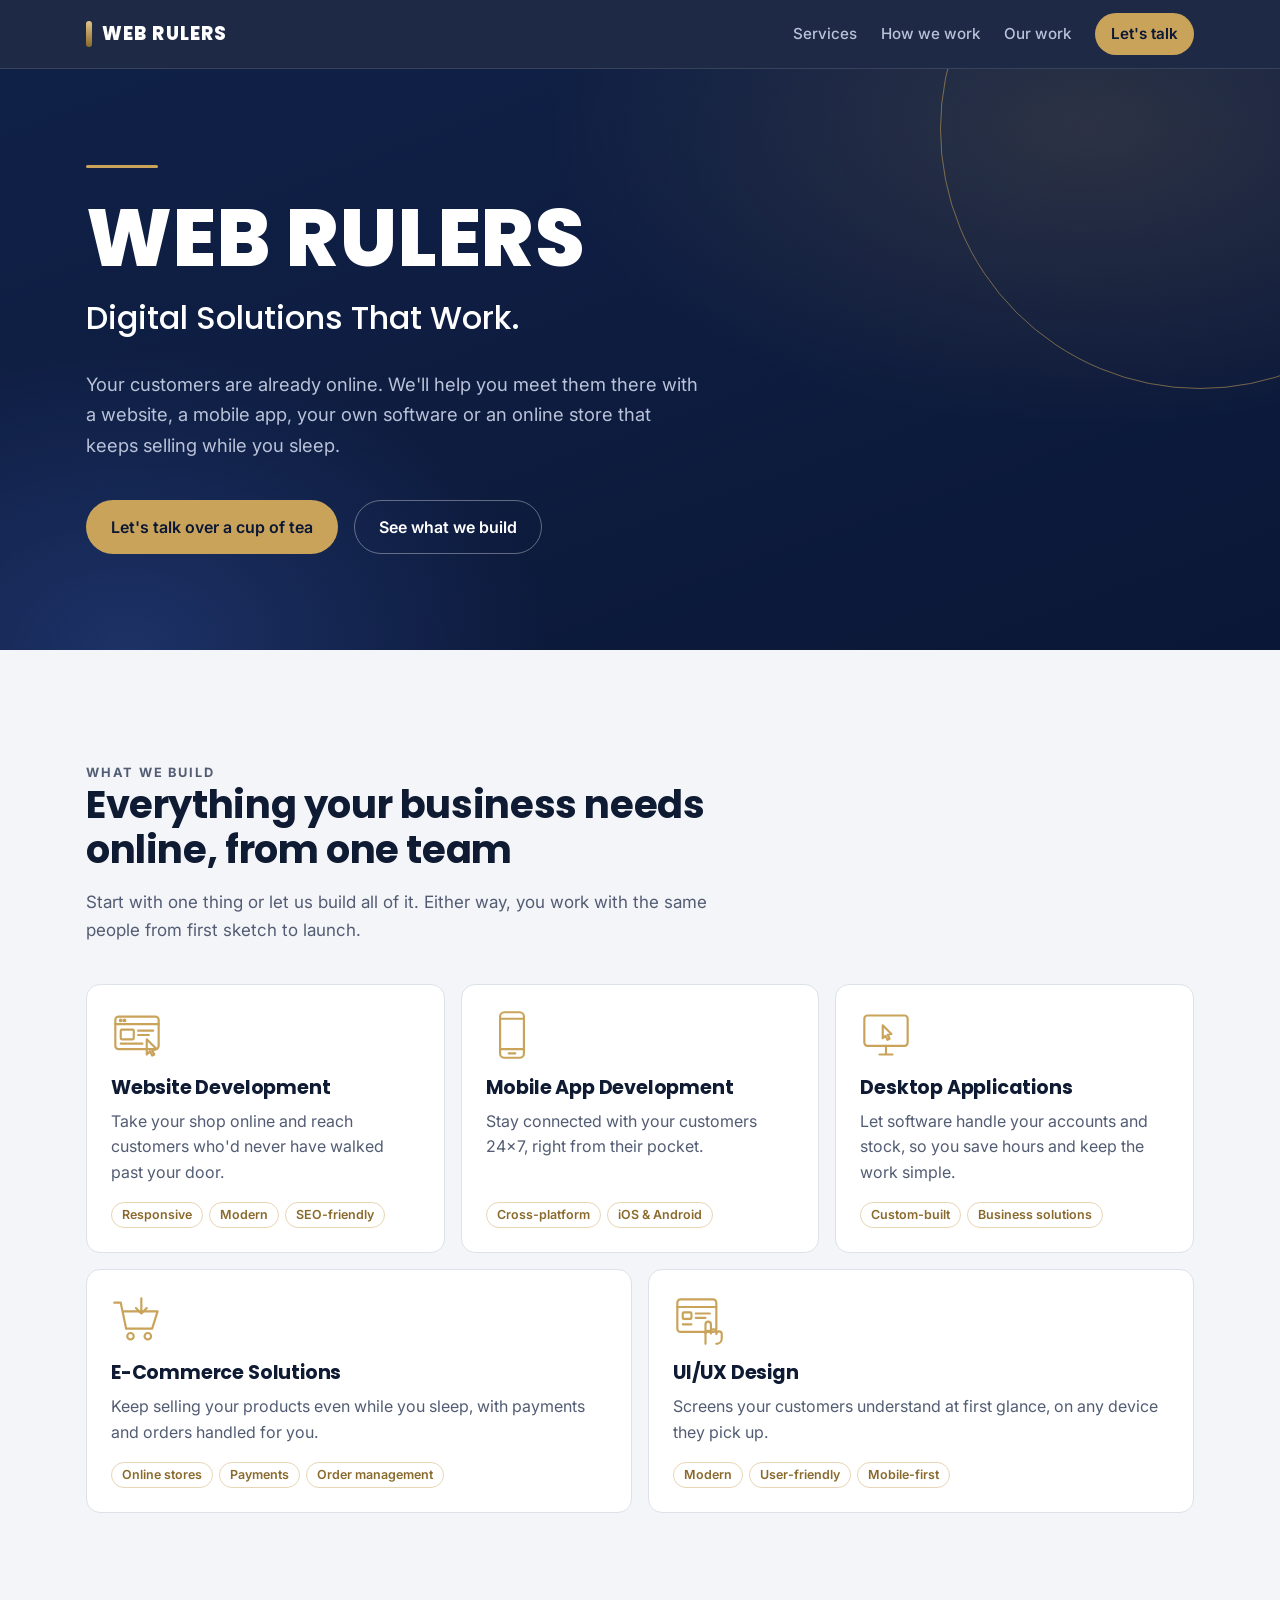
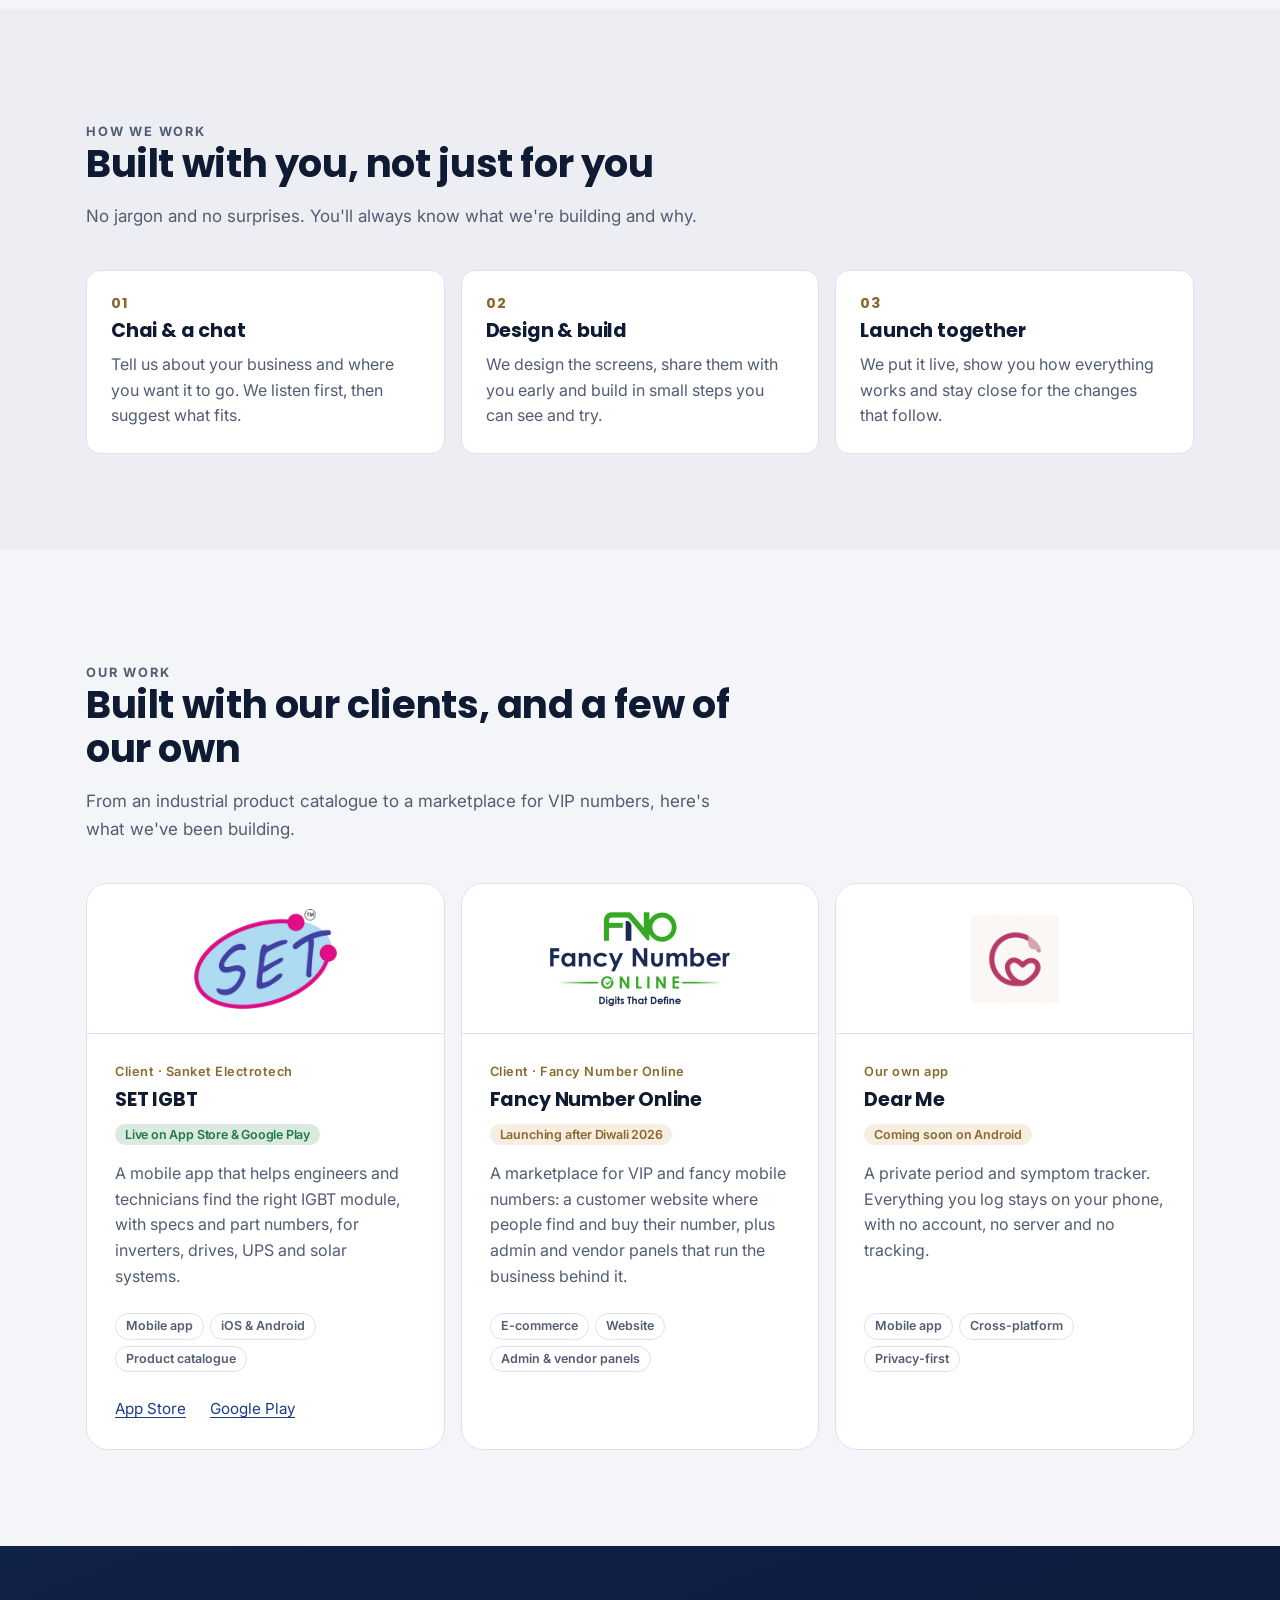
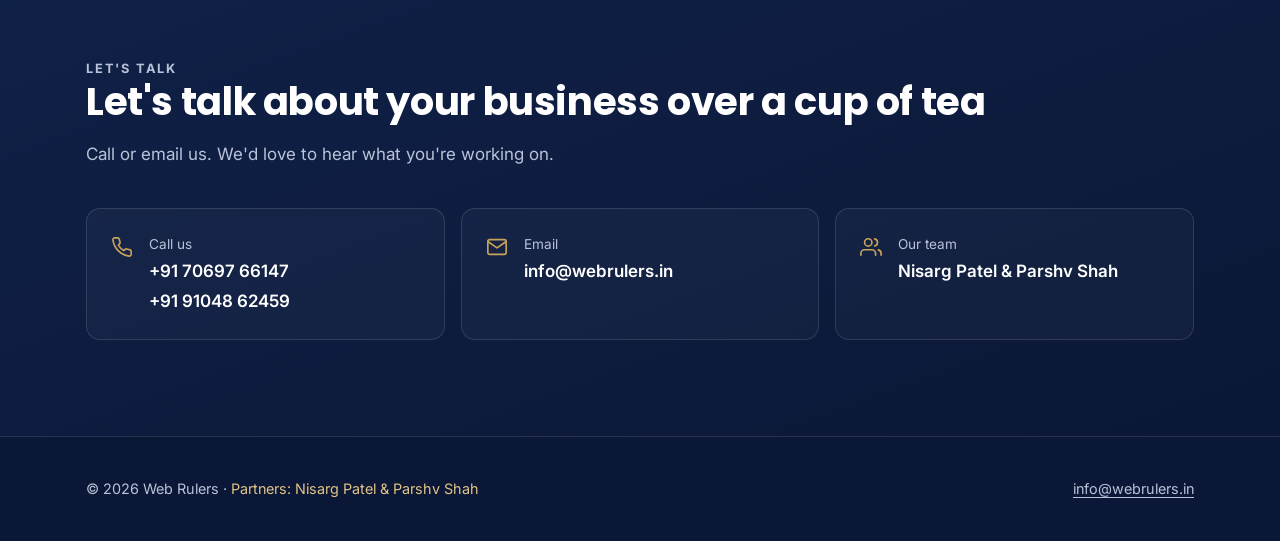
<file: index.html>
<!doctype html>
<html lang="en">
<head>
  <meta charset="utf-8">
  <meta name="viewport" content="width=device-width, initial-scale=1">
  <title>Web Rulers – Digital Solutions That Work</title>
  <meta name="description" content="Web Rulers builds responsive websites, cross-platform mobile and desktop apps, e-commerce stores and UI/UX design that help your business grow online.">
  <link rel="canonical" href="https://webrulers.in/">
  <meta property="og:type" content="website">
  <meta property="og:title" content="Web Rulers – Digital Solutions That Work">
  <meta property="og:description" content="Websites, mobile apps, desktop software and online stores, built with you.">
  <meta property="og:url" content="https://webrulers.in/">
  <meta name="theme-color" content="#0b1736">
  <link rel="icon" href="assets/favicon.svg" type="image/svg+xml">
  <link rel="preconnect" href="https://fonts.googleapis.com">
  <link rel="preconnect" href="https://fonts.gstatic.com" crossorigin>
  <link href="https://fonts.googleapis.com/css2?family=Inter:wght@400;500;600&family=Poppins:wght@500;600;700;800&display=swap" rel="stylesheet">
  <link rel="stylesheet" href="assets/style.css">
</head>
<body>
  <a class="skip-link" href="#main">Skip to content</a>

  <header class="site-header">
    <div class="container">
      <a class="brand" href="./" aria-label="Web Rulers home"><span class="brand-mark" aria-hidden="true"></span>WEB RULERS</a>
      <nav class="nav" aria-label="Main">
        <a class="nav-optional" href="#services">Services</a>
        <a class="nav-optional" href="#process">How we work</a>
        <a class="nav-optional" href="#work">Our work</a>
        <a class="nav-cta" href="#contact">Let's talk</a>
      </nav>
    </div>
  </header>

  <main id="main">
    <!-- Hero -->
    <section class="hero">
      <div class="container">
        <div class="gold-rule" aria-hidden="true"></div>
        <h1>WEB RULERS</h1>
        <p class="tagline">Digital Solutions That Work.</p>
        <p class="lead">Your customers are already online. We'll help you meet them there with a website, a mobile app, your own software or an online store that keeps selling while you sleep.</p>
        <div class="hero-actions">
          <a class="btn btn-gold" href="#contact">Let's talk over a cup of tea</a>
          <a class="btn btn-outline" href="#services">See what we build</a>
        </div>
      </div>
    </section>

    <!-- Services -->
    <section id="services">
      <div class="container">
        <div class="section-head">
          <p class="eyebrow">What we build</p>
          <h2>Everything your business needs online, from one team</h2>
          <p>Start with one thing or let us build all of it. Either way, you work with the same people from first sketch to launch.</p>
        </div>

        <div class="grid services-grid">
          <article class="card">
            <div class="icon" aria-hidden="true">
              <svg viewBox="0 0 48 48" fill="none" stroke="currentColor" stroke-width="2" stroke-linecap="round" stroke-linejoin="round"><rect x="4" y="7" width="40" height="30" rx="3"/><path d="M4 14h40"/><circle cx="9" cy="10.5" r=".8" fill="currentColor"/><circle cx="12.5" cy="10.5" r=".8" fill="currentColor"/><rect x="9" y="19" width="12" height="9" rx="1"/><path d="M25 20h14M25 24h10M9 32h20"/><path d="M33 28l9 9-4 1 2 4-2 1-2-4-3 3z"/></svg>
            </div>
            <h3>Website Development</h3>
            <p>Take your shop online and reach customers who'd never have walked past your door.</p>
            <div class="chips"><span>Responsive</span><span>Modern</span><span>SEO-friendly</span></div>
          </article>

          <article class="card">
            <div class="icon" aria-hidden="true">
              <svg viewBox="0 0 48 48" fill="none" stroke="currentColor" stroke-width="2" stroke-linecap="round" stroke-linejoin="round"><rect x="13" y="3" width="22" height="42" rx="4"/><path d="M13 9h22M13 37h22"/><path d="M21 41h6"/></svg>
            </div>
            <h3>Mobile App Development</h3>
            <p>Stay connected with your customers 24×7, right from their pocket.</p>
            <div class="chips"><span>Cross-platform</span><span>iOS &amp; Android</span></div>
          </article>

          <article class="card">
            <div class="icon" aria-hidden="true">
              <svg viewBox="0 0 48 48" fill="none" stroke="currentColor" stroke-width="2" stroke-linecap="round" stroke-linejoin="round"><rect x="4" y="6" width="40" height="28" rx="3"/><path d="M18 42h12M24 34v8"/><path d="M21 15l8 8-3.5.8 1.8 3.7-2 1-1.8-3.7L21 27z"/></svg>
            </div>
            <h3>Desktop Applications</h3>
            <p>Let software handle your accounts and stock, so you save hours and keep the work simple.</p>
            <div class="chips"><span>Custom-built</span><span>Business solutions</span></div>
          </article>

          <article class="card">
            <div class="icon" aria-hidden="true">
              <svg viewBox="0 0 48 48" fill="none" stroke="currentColor" stroke-width="2" stroke-linecap="round" stroke-linejoin="round"><path d="M3 8h6l5 24h24l5-16H12"/><circle cx="18" cy="39" r="3"/><circle cx="34" cy="39" r="3"/><path d="M28 4v14M23 13l5 5 5-5"/></svg>
            </div>
            <h3>E-Commerce Solutions</h3>
            <p>Keep selling your products even while you sleep, with payments and orders handled for you.</p>
            <div class="chips"><span>Online stores</span><span>Payments</span><span>Order management</span></div>
          </article>

          <article class="card">
            <div class="icon" aria-hidden="true">
              <svg viewBox="0 0 48 48" fill="none" stroke="currentColor" stroke-width="2" stroke-linecap="round" stroke-linejoin="round"><rect x="4" y="5" width="36" height="30" rx="3"/><path d="M4 12h36"/><rect x="9" y="17" width="8" height="6" rx="1"/><path d="M21 18h13M21 22h9M9 28h8"/><path d="M30 46v-9.5a2.5 2.5 0 0 1 5 0V35a2.5 2.5 0 0 1 5 0v2a2.5 2.5 0 0 1 5 0v4c0 3-2 5-5 5"/><path d="M30 36.5V28a2.5 2.5 0 0 1 5 0v7"/></svg>
            </div>
            <h3>UI/UX Design</h3>
            <p>Screens your customers understand at first glance, on any device they pick up.</p>
            <div class="chips"><span>Modern</span><span>User-friendly</span><span>Mobile-first</span></div>
          </article>
        </div>
      </div>
    </section>

    <!-- Process -->
    <section id="process" class="section-alt">
      <div class="container">
        <div class="section-head">
          <p class="eyebrow">How we work</p>
          <h2>Built with you, not just for you</h2>
          <p>No jargon and no surprises. You'll always know what we're building and why.</p>
        </div>
        <div class="grid steps">
          <article class="card">
            <h3>Chai &amp; a chat</h3>
            <p>Tell us about your business and where you want it to go. We listen first, then suggest what fits.</p>
          </article>
          <article class="card">
            <h3>Design &amp; build</h3>
            <p>We design the screens, share them with you early and build in small steps you can see and try.</p>
          </article>
          <article class="card">
            <h3>Launch together</h3>
            <p>We put it live, show you how everything works and stay close for the changes that follow.</p>
          </article>
        </div>
      </div>
    </section>

    <!-- Work -->
    <section id="work">
      <div class="container">
        <div class="section-head">
          <p class="eyebrow">Our work</p>
          <h2>Built with our clients, and a few of our own</h2>
          <p>From an industrial product catalogue to a marketplace for VIP numbers, here's what we've been building.</p>
        </div>

        <div class="grid work-grid">
          <article class="work-card">
            <div class="work-logo"><img src="assets/clients/setigbt.png" alt="SET logo" width="160" height="111" loading="lazy"></div>
            <div class="work-body">
              <p class="work-meta">Client · Sanket Electrotech</p>
              <h3>SET IGBT <span class="tag tag-live">Live on App Store &amp; Google Play</span></h3>
              <p>A mobile app that helps engineers and technicians find the right IGBT module, with specs and part numbers, for inverters, drives, UPS and solar systems.</p>
              <div class="chips"><span>Mobile app</span><span>iOS &amp; Android</span><span>Product catalogue</span></div>
              <div class="app-links">
                <a href="https://apps.apple.com/in/app/set-igbt/id6761997206" target="_blank" rel="noopener">App Store</a>
                <a href="https://play.google.com/store/apps/details?id=com.setigbt.app" target="_blank" rel="noopener">Google Play</a>
              </div>
            </div>
          </article>

          <article class="work-card">
            <div class="work-logo"><img src="assets/clients/fancynumberonline.png" alt="Fancy Number Online logo" width="180" height="94" loading="lazy"></div>
            <div class="work-body">
              <p class="work-meta">Client · Fancy Number Online</p>
              <h3>Fancy Number Online <span class="tag">Launching after Diwali 2026</span></h3>
              <p>A marketplace for VIP and fancy mobile numbers: a customer website where people find and buy their number, plus admin and vendor panels that run the business behind it.</p>
              <div class="chips"><span>E-commerce</span><span>Website</span><span>Admin &amp; vendor panels</span></div>
            </div>
          </article>

          <article class="work-card">
            <div class="work-logo"><img src="dearme/icon.png" alt="Dear Me app icon" width="88" height="88" loading="lazy"></div>
            <div class="work-body">
              <p class="work-meta">Our own app</p>
              <h3>Dear Me <span class="tag">Coming soon on Android</span></h3>
              <p>A private period and symptom tracker. Everything you log stays on your phone, with no account, no server and no tracking.</p>
              <div class="chips"><span>Mobile app</span><span>Cross-platform</span><span>Privacy-first</span></div>
            </div>
          </article>
        </div>
      </div>
    </section>

    <!-- Contact -->
    <section id="contact" class="contact">
      <div class="container">
        <div class="section-head">
          <p class="eyebrow">Let's talk</p>
          <h2>Let's talk about your business over a cup of tea</h2>
          <p>Call or email us. We'd love to hear what you're working on.</p>
        </div>
        <div class="contact-grid">
          <div class="contact-item">
            <svg viewBox="0 0 24 24" fill="none" stroke="currentColor" stroke-width="1.8" stroke-linecap="round" stroke-linejoin="round" aria-hidden="true"><path d="M22 16.9v3a2 2 0 0 1-2.2 2 19.8 19.8 0 0 1-8.6-3.1 19.5 19.5 0 0 1-6-6A19.8 19.8 0 0 1 2.1 4.2 2 2 0 0 1 4.1 2h3a2 2 0 0 1 2 1.7c.1 1 .4 1.9.7 2.8a2 2 0 0 1-.5 2.1L8 9.9a16 16 0 0 0 6 6l1.3-1.3a2 2 0 0 1 2.1-.4c.9.3 1.8.6 2.8.7a2 2 0 0 1 1.7 2z"/></svg>
            <div>
              <p class="label">Call us</p>
              <p class="value"><a href="tel:+917069766147">+91 70697 66147</a></p>
              <p class="value"><a href="tel:+919104862459">+91 91048 62459</a></p>
            </div>
          </div>
          <div class="contact-item">
            <svg viewBox="0 0 24 24" fill="none" stroke="currentColor" stroke-width="1.8" stroke-linecap="round" stroke-linejoin="round" aria-hidden="true"><rect x="2" y="4" width="20" height="16" rx="2"/><path d="M22 6l-10 7L2 6"/></svg>
            <div>
              <p class="label">Email</p>
              <p class="value"><a href="mailto:info@webrulers.in">info@webrulers.in</a></p>
            </div>
          </div>
          <div class="contact-item">
            <svg viewBox="0 0 24 24" fill="none" stroke="currentColor" stroke-width="1.8" stroke-linecap="round" stroke-linejoin="round" aria-hidden="true"><path d="M17 21v-2a4 4 0 0 0-4-4H5a4 4 0 0 0-4 4v2"/><circle cx="9" cy="7" r="4"/><path d="M23 21v-2a4 4 0 0 0-3-3.9M16 3.1a4 4 0 0 1 0 7.8"/></svg>
            <div>
              <p class="label">Our team</p>
              <p class="value">Nisarg Patel &amp; Parshv Shah</p>
            </div>
          </div>
        </div>
      </div>
    </section>
  </main>

  <footer class="site-footer">
    <div class="container">
      <p>© <span id="year">2026</span> Web Rulers · <span class="partners">Partners: Nisarg Patel &amp; Parshv Shah</span></p>
      <nav aria-label="Footer">
        <a href="mailto:info@webrulers.in">info@webrulers.in</a>
      </nav>
    </div>
  </footer>

  <script>document.getElementById('year').textContent = new Date().getFullYear();</script>
</body>
</html>
</file>
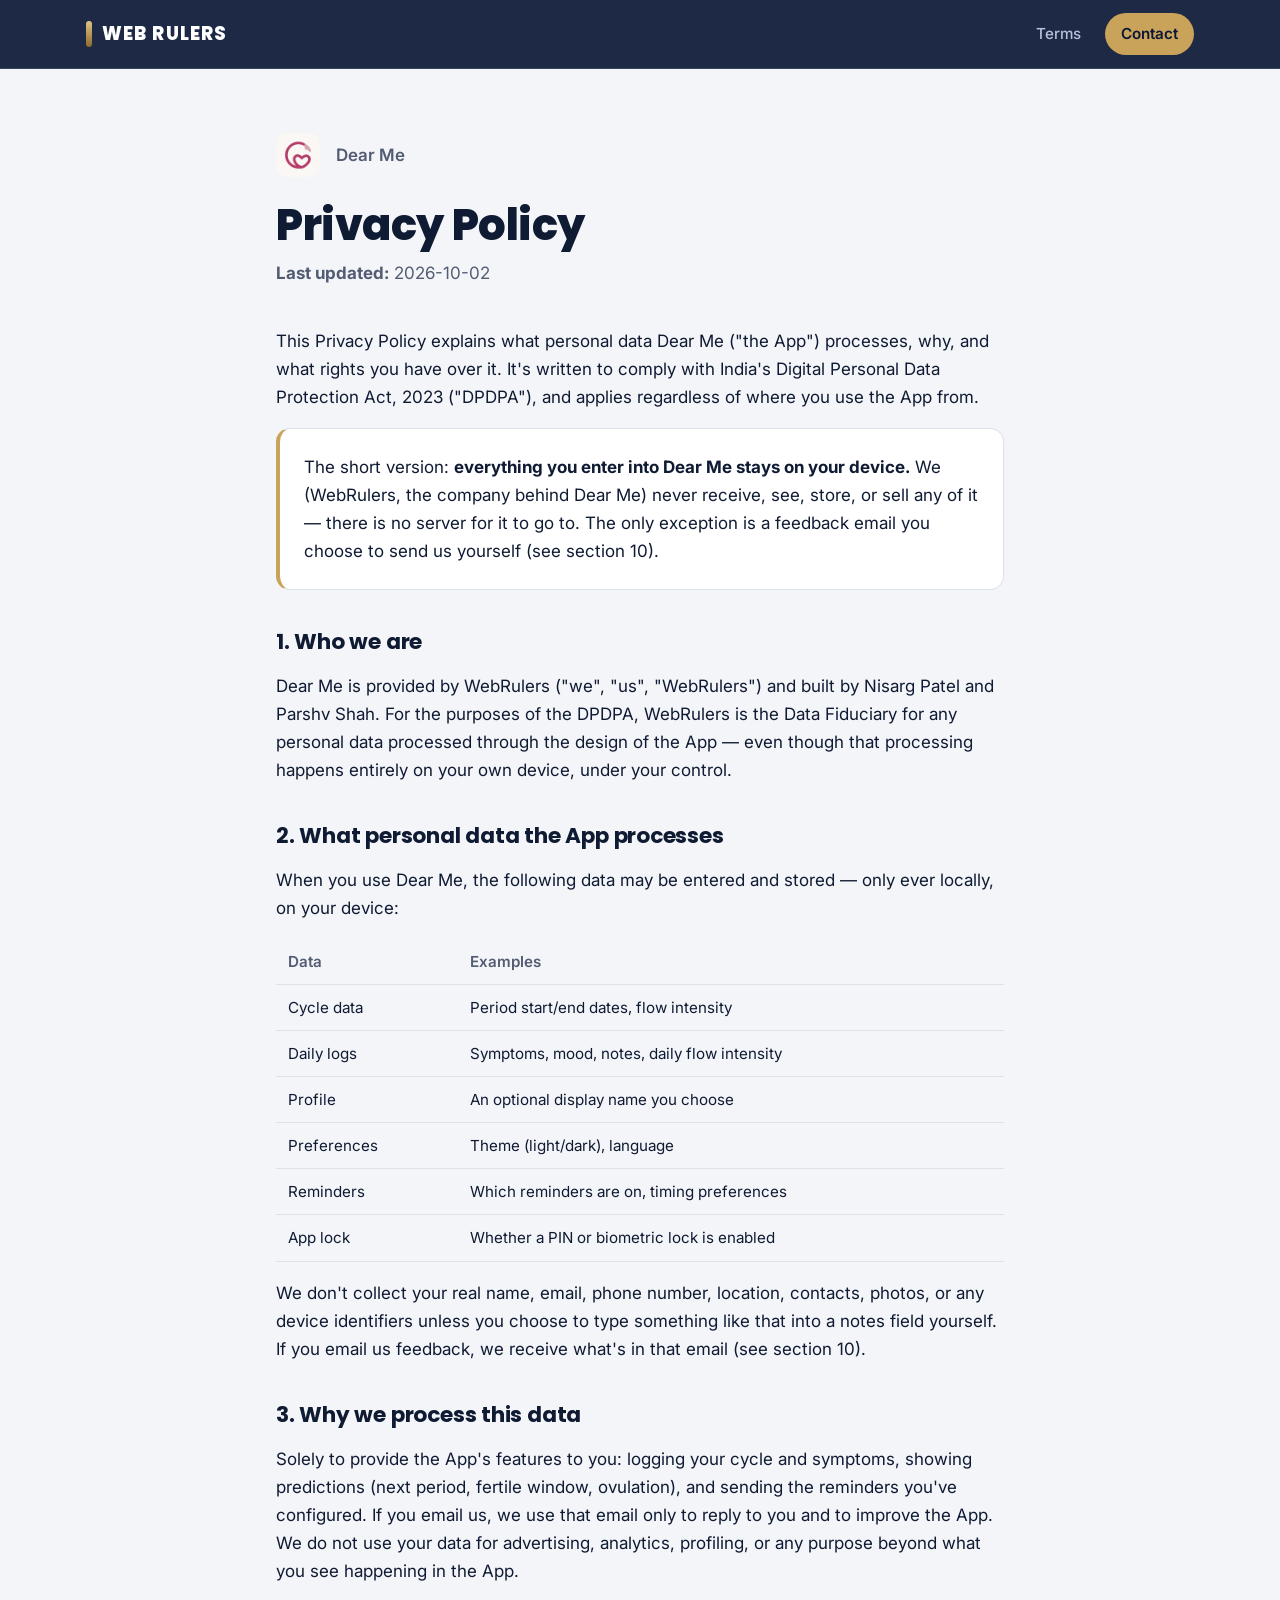
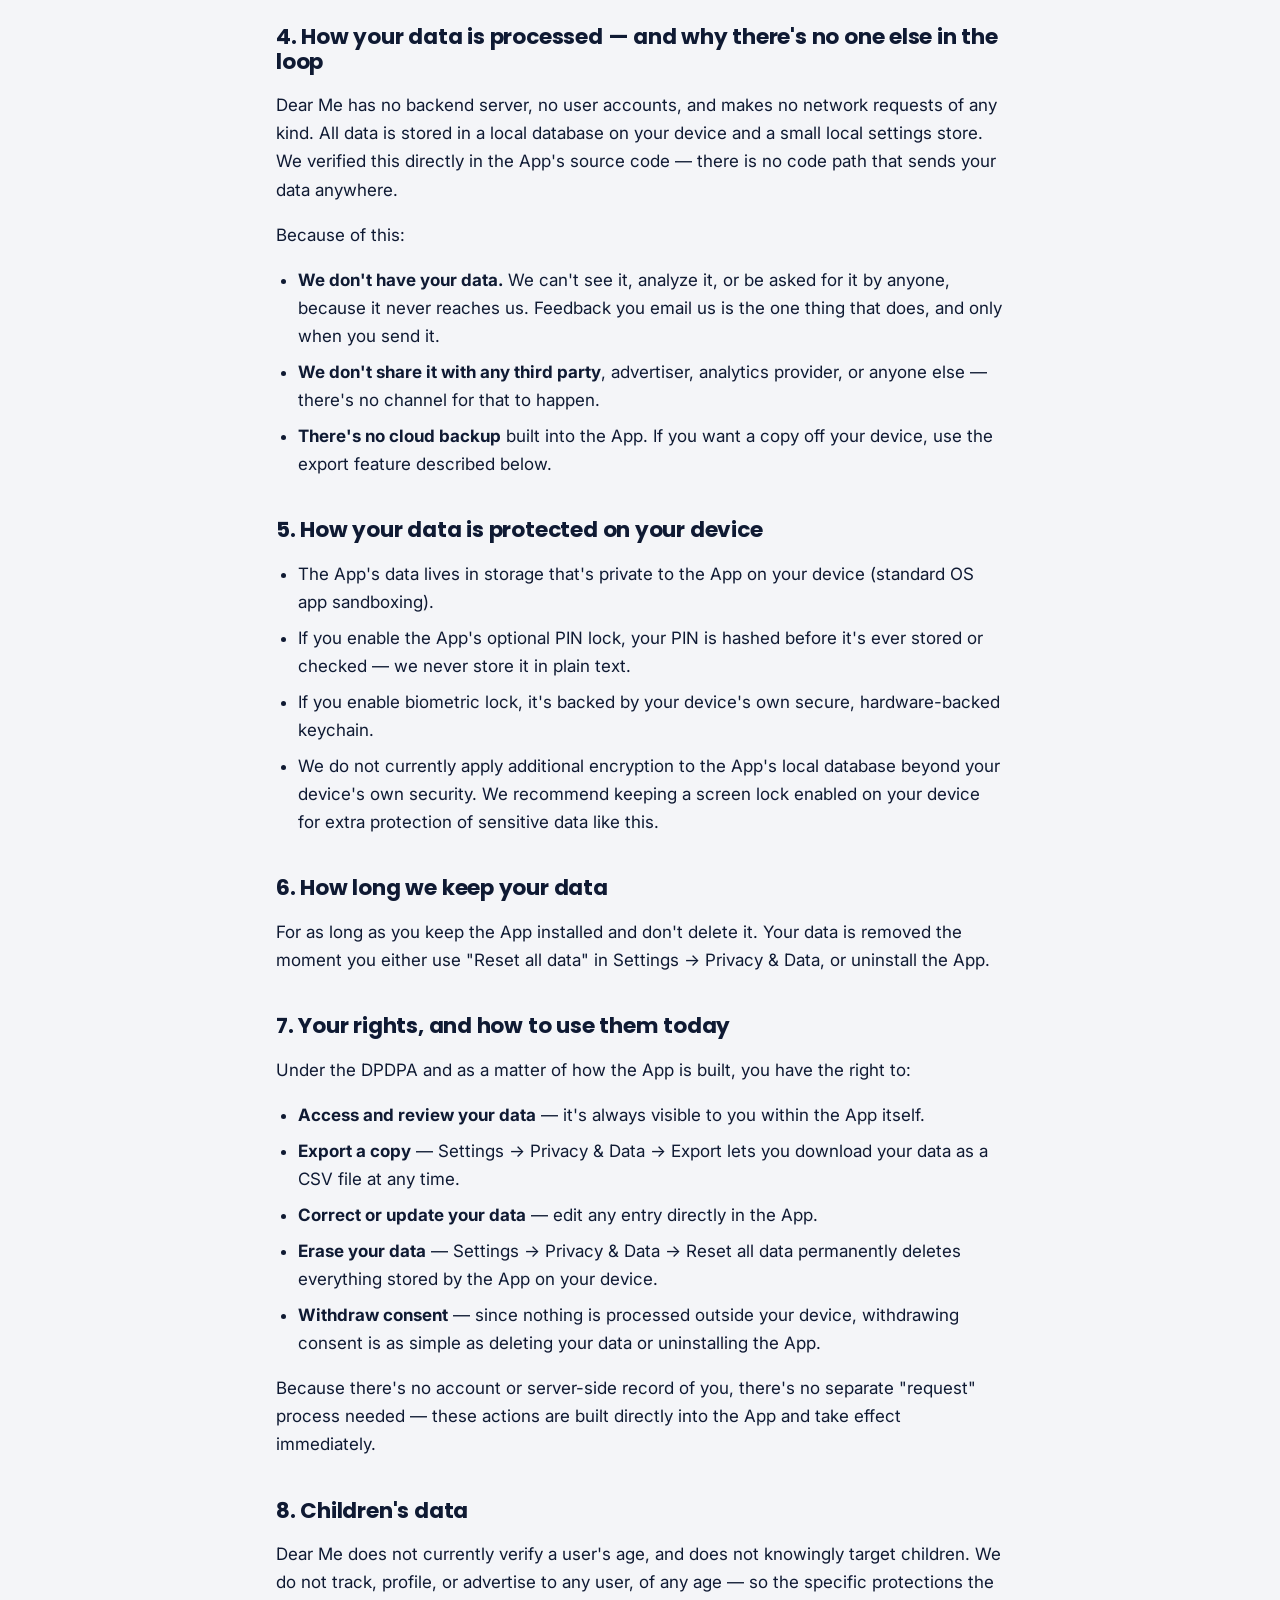
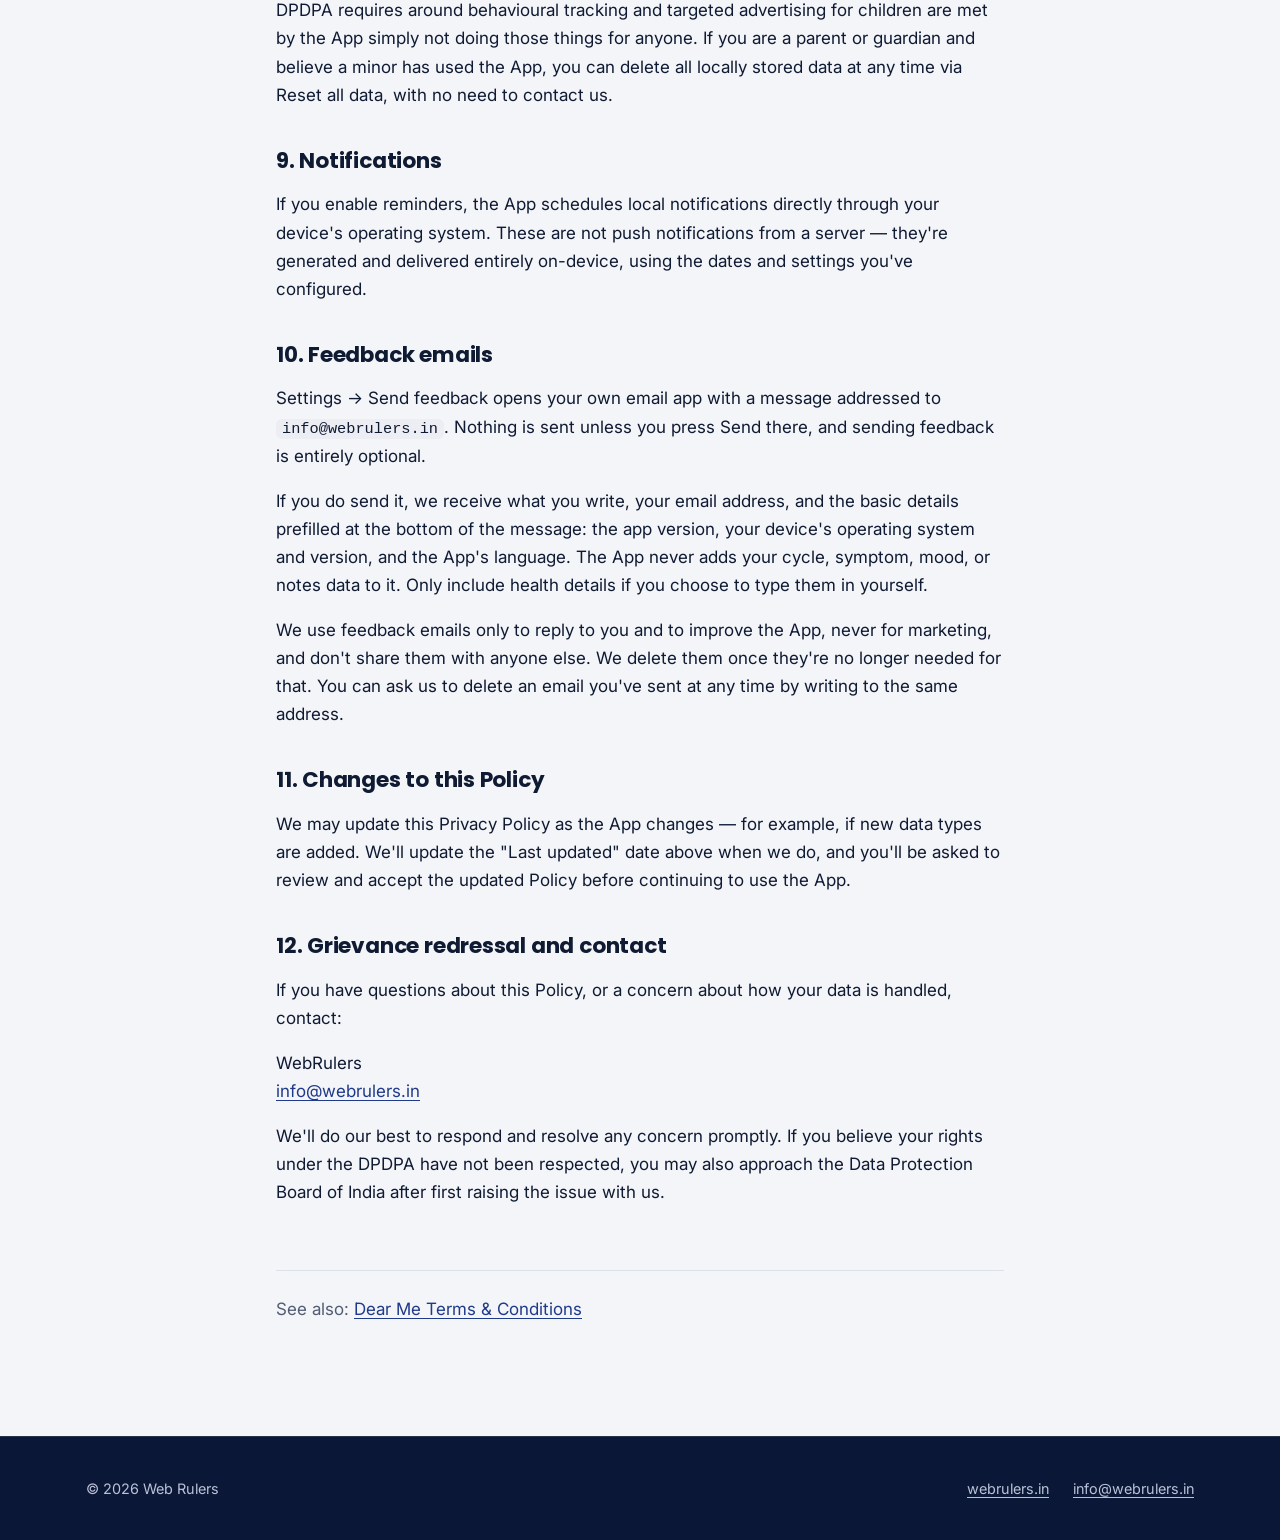
<file: dearme/privacy/index.html>
<!doctype html>
<html lang="en">
<head>
  <meta charset="utf-8">
  <meta name="viewport" content="width=device-width, initial-scale=1">
  <title>Dear Me Privacy Policy</title>
  <meta name="description" content="How the Dear Me period tracker handles your data: everything stays on your device.">
  <link rel="canonical" href="https://webrulers.in/dearme/privacy/">
  <meta name="theme-color" content="#0b1736">
  <link rel="icon" href="../../assets/favicon.svg" type="image/svg+xml">
  <link rel="preconnect" href="https://fonts.googleapis.com">
  <link rel="preconnect" href="https://fonts.gstatic.com" crossorigin>
  <link href="https://fonts.googleapis.com/css2?family=Inter:wght@400;500;600&family=Poppins:wght@500;600;700;800&display=swap" rel="stylesheet">
  <link rel="stylesheet" href="../../assets/style.css">
</head>
<body>
  <a class="skip-link" href="#main">Skip to content</a>

  <header class="site-header">
    <div class="container">
      <a class="brand" href="../../" aria-label="Web Rulers home"><span class="brand-mark" aria-hidden="true"></span>WEB RULERS</a>
      <nav class="nav" aria-label="Main">
        <a href="../terms/">Terms</a>
        <a class="nav-cta" href="mailto:info@webrulers.in">Contact</a>
      </nav>
    </div>
  </header>

  <main id="main" class="prose">
    <div class="app-badge"><img src="../icon.png" alt="" width="44" height="44">Dear Me</div>
    <h1>Privacy Policy</h1>
    <p class="updated"><strong>Last updated:</strong> 2026-10-02</p>

    <p>This Privacy Policy explains what personal data Dear Me ("the App") processes, why, and what rights you have over it. It's written to comply with India's Digital Personal Data Protection Act, 2023 ("DPDPA"), and applies regardless of where you use the App from.</p>

    <div class="summary">
      <p>The short version: <strong>everything you enter into Dear Me stays on your device.</strong> We (WebRulers, the company behind Dear Me) never receive, see, store, or sell any of it — there is no server for it to go to. The only exception is a feedback email you choose to send us yourself (see section 10).</p>
    </div>

    <h2 id="who-we-are">1. Who we are</h2>
    <p>Dear Me is provided by WebRulers ("we", "us", "WebRulers") and built by Nisarg Patel and Parshv Shah. For the purposes of the DPDPA, WebRulers is the Data Fiduciary for any personal data processed through the design of the App — even though that processing happens entirely on your own device, under your control.</p>

    <h2 id="data">2. What personal data the App processes</h2>
    <p>When you use Dear Me, the following data may be entered and stored — only ever locally, on your device:</p>
    <div class="table-wrap">
      <table>
        <thead><tr><th>Data</th><th>Examples</th></tr></thead>
        <tbody>
          <tr><td>Cycle data</td><td>Period start/end dates, flow intensity</td></tr>
          <tr><td>Daily logs</td><td>Symptoms, mood, notes, daily flow intensity</td></tr>
          <tr><td>Profile</td><td>An optional display name you choose</td></tr>
          <tr><td>Preferences</td><td>Theme (light/dark), language</td></tr>
          <tr><td>Reminders</td><td>Which reminders are on, timing preferences</td></tr>
          <tr><td>App lock</td><td>Whether a PIN or biometric lock is enabled</td></tr>
        </tbody>
      </table>
    </div>
    <p>We don't collect your real name, email, phone number, location, contacts, photos, or any device identifiers unless you choose to type something like that into a notes field yourself. If you email us feedback, we receive what's in that email (see section 10).</p>

    <h2 id="why">3. Why we process this data</h2>
    <p>Solely to provide the App's features to you: logging your cycle and symptoms, showing predictions (next period, fertile window, ovulation), and sending the reminders you've configured. If you email us, we use that email only to reply to you and to improve the App. We do not use your data for advertising, analytics, profiling, or any purpose beyond what you see happening in the App.</p>

    <h2 id="how">4. How your data is processed — and why there's no one else in the loop</h2>
    <p>Dear Me has no backend server, no user accounts, and makes no network requests of any kind. All data is stored in a local database on your device and a small local settings store. We verified this directly in the App's source code — there is no code path that sends your data anywhere.</p>
    <p>Because of this:</p>
    <ul>
      <li><strong>We don't have your data.</strong> We can't see it, analyze it, or be asked for it by anyone, because it never reaches us. Feedback you email us is the one thing that does, and only when you send it.</li>
      <li><strong>We don't share it with any third party</strong>, advertiser, analytics provider, or anyone else — there's no channel for that to happen.</li>
      <li><strong>There's no cloud backup</strong> built into the App. If you want a copy off your device, use the export feature described below.</li>
    </ul>

    <h2 id="protection">5. How your data is protected on your device</h2>
    <ul>
      <li>The App's data lives in storage that's private to the App on your device (standard OS app sandboxing).</li>
      <li>If you enable the App's optional PIN lock, your PIN is hashed before it's ever stored or checked — we never store it in plain text.</li>
      <li>If you enable biometric lock, it's backed by your device's own secure, hardware-backed keychain.</li>
      <li>We do not currently apply additional encryption to the App's local database beyond your device's own security. We recommend keeping a screen lock enabled on your device for extra protection of sensitive data like this.</li>
    </ul>

    <h2 id="retention">6. How long we keep your data</h2>
    <p>For as long as you keep the App installed and don't delete it. Your data is removed the moment you either use "Reset all data" in Settings → Privacy &amp; Data, or uninstall the App.</p>

    <h2 id="rights">7. Your rights, and how to use them today</h2>
    <p>Under the DPDPA and as a matter of how the App is built, you have the right to:</p>
    <ul>
      <li><strong>Access and review your data</strong> — it's always visible to you within the App itself.</li>
      <li><strong>Export a copy</strong> — Settings → Privacy &amp; Data → Export lets you download your data as a CSV file at any time.</li>
      <li><strong>Correct or update your data</strong> — edit any entry directly in the App.</li>
      <li><strong>Erase your data</strong> — Settings → Privacy &amp; Data → Reset all data permanently deletes everything stored by the App on your device.</li>
      <li><strong>Withdraw consent</strong> — since nothing is processed outside your device, withdrawing consent is as simple as deleting your data or uninstalling the App.</li>
    </ul>
    <p>Because there's no account or server-side record of you, there's no separate "request" process needed — these actions are built directly into the App and take effect immediately.</p>

    <h2 id="children">8. Children's data</h2>
    <p>Dear Me does not currently verify a user's age, and does not knowingly target children. We do not track, profile, or advertise to any user, of any age — so the specific protections the DPDPA requires around behavioural tracking and targeted advertising for children are met by the App simply not doing those things for anyone. If you are a parent or guardian and believe a minor has used the App, you can delete all locally stored data at any time via Reset all data, with no need to contact us.</p>

    <h2 id="notifications">9. Notifications</h2>
    <p>If you enable reminders, the App schedules local notifications directly through your device's operating system. These are not push notifications from a server — they're generated and delivered entirely on-device, using the dates and settings you've configured.</p>

    <h2 id="feedback">10. Feedback emails</h2>
    <p>Settings → Send feedback opens your own email app with a message addressed to <code>info@webrulers.in</code>. Nothing is sent unless you press Send there, and sending feedback is entirely optional.</p>
    <p>If you do send it, we receive what you write, your email address, and the basic details prefilled at the bottom of the message: the app version, your device's operating system and version, and the App's language. The App never adds your cycle, symptom, mood, or notes data to it. Only include health details if you choose to type them in yourself.</p>
    <p>We use feedback emails only to reply to you and to improve the App, never for marketing, and don't share them with anyone else. We delete them once they're no longer needed for that. You can ask us to delete an email you've sent at any time by writing to the same address.</p>

    <h2 id="changes">11. Changes to this Policy</h2>
    <p>We may update this Privacy Policy as the App changes — for example, if new data types are added. We'll update the "Last updated" date above when we do, and you'll be asked to review and accept the updated Policy before continuing to use the App.</p>

    <h2 id="contact">12. Grievance redressal and contact</h2>
    <p>If you have questions about this Policy, or a concern about how your data is handled, contact:</p>
    <address>WebRulers<br><a href="mailto:info@webrulers.in">info@webrulers.in</a></address>
    <p>We'll do our best to respond and resolve any concern promptly. If you believe your rights under the DPDPA have not been respected, you may also approach the Data Protection Board of India after first raising the issue with us.</p>

    <p class="doc-switch">See also: <a href="../terms/">Dear Me Terms &amp; Conditions</a></p>
  </main>

  <footer class="site-footer">
    <div class="container">
      <p>© 2026 Web Rulers</p>
      <nav aria-label="Footer">
        <a href="../../">webrulers.in</a>
        <a href="mailto:info@webrulers.in">info@webrulers.in</a>
      </nav>
    </div>
  </footer>
</body>
</html>
</file>
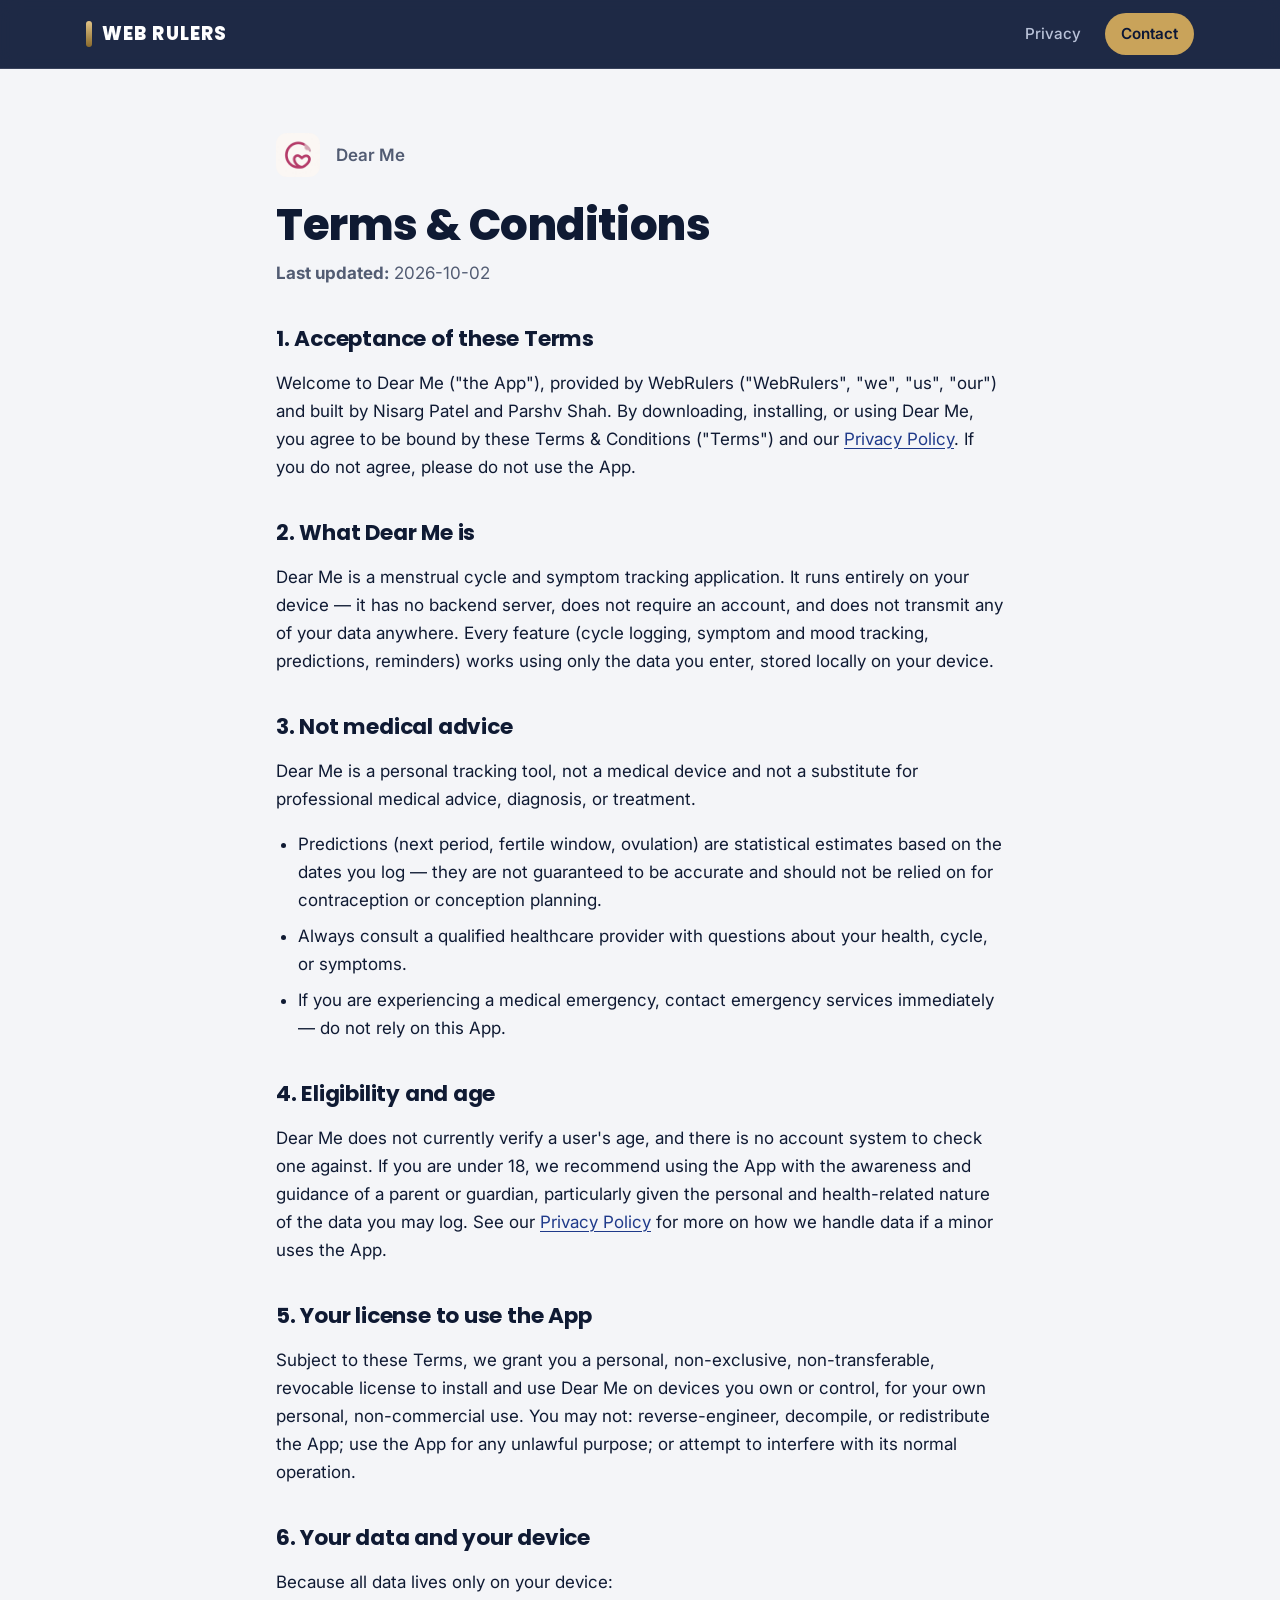
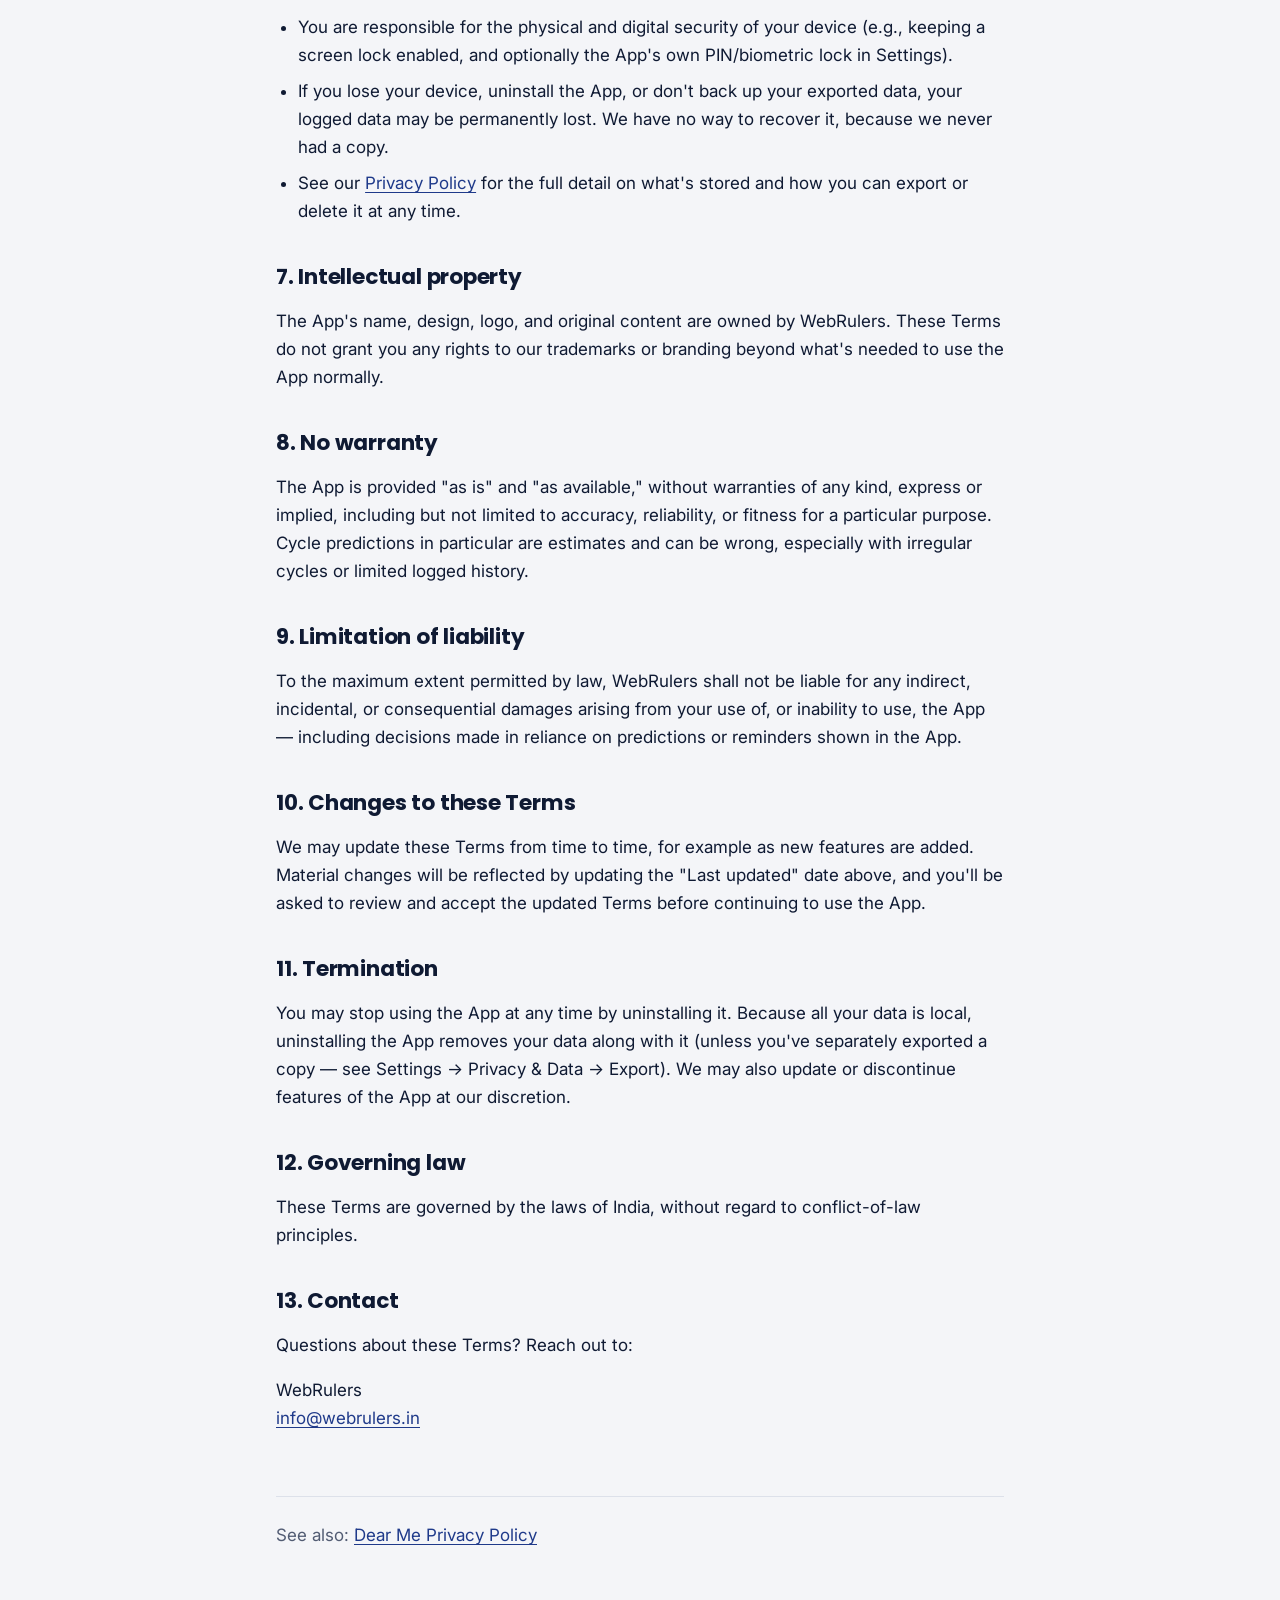
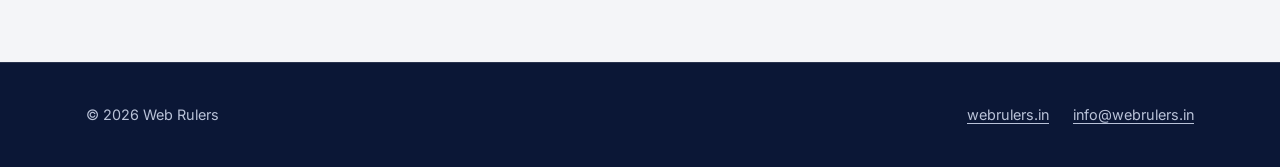
<file: dearme/terms/index.html>
<!doctype html>
<html lang="en">
<head>
  <meta charset="utf-8">
  <meta name="viewport" content="width=device-width, initial-scale=1">
  <title>Dear Me Terms</title>
  <meta name="description" content="Terms & Conditions for the Dear Me period tracker app by WebRulers.">
  <link rel="canonical" href="https://webrulers.in/dearme/terms/">
  <meta name="theme-color" content="#0b1736">
  <link rel="icon" href="../../assets/favicon.svg" type="image/svg+xml">
  <link rel="preconnect" href="https://fonts.googleapis.com">
  <link rel="preconnect" href="https://fonts.gstatic.com" crossorigin>
  <link href="https://fonts.googleapis.com/css2?family=Inter:wght@400;500;600&family=Poppins:wght@500;600;700;800&display=swap" rel="stylesheet">
  <link rel="stylesheet" href="../../assets/style.css">
</head>
<body>
  <a class="skip-link" href="#main">Skip to content</a>

  <header class="site-header">
    <div class="container">
      <a class="brand" href="../../" aria-label="Web Rulers home"><span class="brand-mark" aria-hidden="true"></span>WEB RULERS</a>
      <nav class="nav" aria-label="Main">
        <a href="../privacy/">Privacy</a>
        <a class="nav-cta" href="mailto:info@webrulers.in">Contact</a>
      </nav>
    </div>
  </header>

  <main id="main" class="prose">
    <div class="app-badge"><img src="../icon.png" alt="" width="44" height="44">Dear Me</div>
    <h1>Terms &amp; Conditions</h1>
    <p class="updated"><strong>Last updated:</strong> 2026-10-02</p>

    <h2 id="acceptance">1. Acceptance of these Terms</h2>
    <p>Welcome to Dear Me ("the App"), provided by WebRulers ("WebRulers", "we", "us", "our") and built by Nisarg Patel and Parshv Shah. By downloading, installing, or using Dear Me, you agree to be bound by these Terms &amp; Conditions ("Terms") and our <a href="../privacy/">Privacy Policy</a>. If you do not agree, please do not use the App.</p>

    <h2 id="what">2. What Dear Me is</h2>
    <p>Dear Me is a menstrual cycle and symptom tracking application. It runs entirely on your device — it has no backend server, does not require an account, and does not transmit any of your data anywhere. Every feature (cycle logging, symptom and mood tracking, predictions, reminders) works using only the data you enter, stored locally on your device.</p>

    <h2 id="medical">3. Not medical advice</h2>
    <p>Dear Me is a personal tracking tool, not a medical device and not a substitute for professional medical advice, diagnosis, or treatment.</p>
    <ul>
      <li>Predictions (next period, fertile window, ovulation) are statistical estimates based on the dates you log — they are not guaranteed to be accurate and should not be relied on for contraception or conception planning.</li>
      <li>Always consult a qualified healthcare provider with questions about your health, cycle, or symptoms.</li>
      <li>If you are experiencing a medical emergency, contact emergency services immediately — do not rely on this App.</li>
    </ul>

    <h2 id="age">4. Eligibility and age</h2>
    <p>Dear Me does not currently verify a user's age, and there is no account system to check one against. If you are under 18, we recommend using the App with the awareness and guidance of a parent or guardian, particularly given the personal and health-related nature of the data you may log. See our <a href="../privacy/">Privacy Policy</a> for more on how we handle data if a minor uses the App.</p>

    <h2 id="license">5. Your license to use the App</h2>
    <p>Subject to these Terms, we grant you a personal, non-exclusive, non-transferable, revocable license to install and use Dear Me on devices you own or control, for your own personal, non-commercial use. You may not: reverse-engineer, decompile, or redistribute the App; use the App for any unlawful purpose; or attempt to interfere with its normal operation.</p>

    <h2 id="your-data">6. Your data and your device</h2>
    <p>Because all data lives only on your device:</p>
    <ul>
      <li>You are responsible for the physical and digital security of your device (e.g., keeping a screen lock enabled, and optionally the App's own PIN/biometric lock in Settings).</li>
      <li>If you lose your device, uninstall the App, or don't back up your exported data, your logged data may be permanently lost. We have no way to recover it, because we never had a copy.</li>
      <li>See our <a href="../privacy/">Privacy Policy</a> for the full detail on what's stored and how you can export or delete it at any time.</li>
    </ul>

    <h2 id="ip">7. Intellectual property</h2>
    <p>The App's name, design, logo, and original content are owned by WebRulers. These Terms do not grant you any rights to our trademarks or branding beyond what's needed to use the App normally.</p>

    <h2 id="warranty">8. No warranty</h2>
    <p>The App is provided "as is" and "as available," without warranties of any kind, express or implied, including but not limited to accuracy, reliability, or fitness for a particular purpose. Cycle predictions in particular are estimates and can be wrong, especially with irregular cycles or limited logged history.</p>

    <h2 id="liability">9. Limitation of liability</h2>
    <p>To the maximum extent permitted by law, WebRulers shall not be liable for any indirect, incidental, or consequential damages arising from your use of, or inability to use, the App — including decisions made in reliance on predictions or reminders shown in the App.</p>

    <h2 id="changes">10. Changes to these Terms</h2>
    <p>We may update these Terms from time to time, for example as new features are added. Material changes will be reflected by updating the "Last updated" date above, and you'll be asked to review and accept the updated Terms before continuing to use the App.</p>

    <h2 id="termination">11. Termination</h2>
    <p>You may stop using the App at any time by uninstalling it. Because all your data is local, uninstalling the App removes your data along with it (unless you've separately exported a copy — see Settings → Privacy &amp; Data → Export). We may also update or discontinue features of the App at our discretion.</p>

    <h2 id="law">12. Governing law</h2>
    <p>These Terms are governed by the laws of India, without regard to conflict-of-law principles.</p>

    <h2 id="contact">13. Contact</h2>
    <p>Questions about these Terms? Reach out to:</p>
    <address>WebRulers<br><a href="mailto:info@webrulers.in">info@webrulers.in</a></address>

    <p class="doc-switch">See also: <a href="../privacy/">Dear Me Privacy Policy</a></p>
  </main>

  <footer class="site-footer">
    <div class="container">
      <p>© 2026 Web Rulers</p>
      <nav aria-label="Footer">
        <a href="../../">webrulers.in</a>
        <a href="mailto:info@webrulers.in">info@webrulers.in</a>
      </nav>
    </div>
  </footer>
</body>
</html>
</file>
<file: assets/style.css>
/* ---------- Tokens ---------- */
:root {
  /* Brand */
  --navy-900: #0b1736;
  --navy-800: #102148;
  --navy-700: #1a2e5c;
  --gold: #c9a35a;
  --gold-light: #e2c487;
  --gold-dark: #8a6a2c;

  /* Semantic (light) */
  --bg: #f4f5f8;
  --surface: #ffffff;
  --surface-alt: #eceef3;
  --text: #0f1a33;
  --text-muted: #525c73;
  --border: #dde1ea;
  --accent: var(--gold-dark);          /* gold that passes contrast on light */
  --link: #1f3a8a;
  --link-hover: var(--navy-900);
  --success: #1f7a45;

  /* Navy bands (hero, footer) stay navy in both modes */
  --band-bg: var(--navy-900);
  --band-bg-2: var(--navy-800);
  --band-text: #ffffff;
  --band-muted: #b9c2d8;
  --band-border: rgba(255, 255, 255, 0.12);

  --radius-sm: 8px;
  --radius-md: 14px;
  --radius-lg: 22px;

  --space-1: 4px;
  --space-2: 8px;
  --space-3: 16px;
  --space-4: 24px;
  --space-5: 40px;
  --space-6: 64px;
  --space-7: 96px;

  --font-heading: "Poppins", system-ui, -apple-system, "Segoe UI", Roboto, sans-serif;
  --font-body: "Inter", system-ui, -apple-system, "Segoe UI", Roboto, sans-serif;
  --maxw: 1140px;
  --maxw-prose: 760px;

  color-scheme: light;
}

@media (prefers-color-scheme: dark) {
  :root {
    --bg: #070f24;
    --surface: #0f1d40;
    --surface-alt: #15264f;
    --text: #eef1f8;
    --text-muted: #a7b1c9;
    --border: #22345f;
    --accent: var(--gold-light);
    --link: var(--gold-light);
    --link-hover: #f1dcae;
    --success: #7fd8a2;
    --band-bg: #050c1d;
    --band-bg-2: #0a1633;
    color-scheme: dark;
  }
}

/* ---------- Base ---------- */
*, *::before, *::after { box-sizing: border-box; }

html { -webkit-text-size-adjust: 100%; scroll-behavior: smooth; }

body {
  margin: 0;
  background: var(--bg);
  color: var(--text);
  font-family: var(--font-body);
  font-size: 17px;
  line-height: 1.65;
}

img { max-width: 100%; display: block; }

a { color: var(--link); text-underline-offset: 3px; }
a:hover { color: var(--link-hover); }

:focus-visible { outline: 2px solid var(--gold); outline-offset: 3px; border-radius: 4px; }

.container {
  width: 100%;
  max-width: var(--maxw);
  margin: 0 auto;
  padding: 0 var(--space-3);
}

.skip-link { position: absolute; left: -9999px; }
.skip-link:focus {
  left: var(--space-3);
  top: var(--space-3);
  background: var(--surface);
  color: var(--text);
  padding: var(--space-2) var(--space-3);
  border-radius: var(--radius-sm);
  z-index: 20;
}

h1, h2, h3 {
  font-family: var(--font-heading);
  line-height: 1.15;
  letter-spacing: -0.01em;
  margin: 0;
}
h1 { font-size: clamp(2.6rem, 8vw, 5rem); font-weight: 800; }
h2 { font-size: clamp(1.7rem, 4vw, 2.4rem); font-weight: 700; }
h3 { font-size: 1.2rem; font-weight: 700; }

/* ---------- Header ---------- */
.site-header {
  position: sticky;
  top: 0;
  z-index: 10;
  background: color-mix(in srgb, var(--band-bg) 92%, transparent);
  backdrop-filter: blur(10px);
  -webkit-backdrop-filter: blur(10px);
  border-bottom: 1px solid var(--band-border);
}
.site-header .container {
  display: flex;
  align-items: center;
  justify-content: space-between;
  min-height: 68px;
  gap: var(--space-3);
}
.brand {
  display: inline-flex;
  align-items: center;
  gap: 10px;
  font-family: var(--font-heading);
  font-weight: 800;
  font-size: 1.15rem;
  letter-spacing: 0.06em;
  color: var(--band-text);
  text-decoration: none;
}
.brand:hover { color: var(--band-text); }
.brand-mark {
  width: 6px;
  height: 26px;
  border-radius: 3px;
  background: linear-gradient(180deg, var(--gold-light), var(--gold-dark));
}
.nav { display: flex; align-items: center; gap: var(--space-4); }
.nav a {
  color: var(--band-muted);
  text-decoration: none;
  font-size: 0.95rem;
  font-weight: 500;
}
.nav a:hover { color: var(--band-text); }
.nav .nav-cta {
  color: var(--navy-900);
  background: var(--gold);
  padding: 8px 16px;
  border-radius: 999px;
  font-weight: 600;
}
.nav .nav-cta:hover { background: var(--gold-light); color: var(--navy-900); }

@media (max-width: 680px) {
  .nav .nav-optional { display: none; }
}

/* ---------- Buttons ---------- */
.btn {
  display: inline-flex;
  align-items: center;
  gap: var(--space-2);
  padding: 13px 24px;
  border-radius: 999px;
  font-weight: 600;
  font-size: 1rem;
  text-decoration: none;
  border: 1px solid transparent;
}
.btn svg { width: 18px; height: 18px; }
.btn-gold { background: var(--gold); color: var(--navy-900); }
.btn-gold:hover { background: var(--gold-light); color: var(--navy-900); }
.btn-outline { border-color: rgba(255, 255, 255, 0.35); color: var(--band-text); }
.btn-outline:hover { background: rgba(255, 255, 255, 0.08); color: var(--band-text); }

/* ---------- Hero ---------- */
.hero {
  position: relative;
  overflow: hidden;
  color: var(--band-text);
  background:
    radial-gradient(900px 500px at 85% 10%, rgba(201, 163, 90, 0.16), transparent 60%),
    radial-gradient(700px 500px at 10% 100%, rgba(58, 92, 180, 0.35), transparent 60%),
    linear-gradient(160deg, var(--band-bg-2), var(--band-bg));
  padding: var(--space-7) 0;
}
.hero::after {
  /* Thin gold arc, echoing the brand banner */
  content: "";
  position: absolute;
  width: 520px;
  height: 520px;
  right: -180px;
  top: -200px;
  border: 1.5px solid rgba(201, 163, 90, 0.55);
  border-radius: 50%;
  pointer-events: none;
}
.hero .container { position: relative; z-index: 1; }
@media (max-width: 760px) {
  .hero::after { display: none; }
}
.hero h1 { color: var(--band-text); letter-spacing: 0.01em; }
.hero .tagline {
  font-family: var(--font-heading);
  font-size: clamp(1.3rem, 3.5vw, 2rem);
  font-weight: 500;
  margin: var(--space-2) 0 0;
}
.hero .lead {
  font-size: 1.15rem;
  color: var(--band-muted);
  max-width: 620px;
  margin: var(--space-4) 0 0;
}
.hero-actions { display: flex; flex-wrap: wrap; gap: var(--space-3); margin-top: var(--space-5); }
.gold-rule {
  width: 72px;
  height: 3px;
  border-radius: 2px;
  background: var(--gold);
  margin-bottom: var(--space-4);
}

/* ---------- Sections ---------- */
section { padding: var(--space-7) 0; }
/* Keep anchored sections clear of the sticky header */
section[id] { scroll-margin-top: 68px; }
.section-alt { background: var(--surface-alt); }

.eyebrow {
  font-size: 0.8rem;
  font-weight: 700;
  letter-spacing: 0.14em;
  text-transform: uppercase;
  color: var(--accent);
  margin: 0 0 var(--space-2);
}
.section-head { max-width: 660px; margin-bottom: var(--space-5); }
.section-head p { color: var(--text-muted); margin: var(--space-3) 0 0; }

.grid {
  display: grid;
  grid-template-columns: repeat(auto-fit, minmax(240px, 1fr));
  gap: var(--space-3);
}

/* Five services: 3 on the first row, 2 wider on the second, so none is orphaned */
.services-grid { grid-template-columns: repeat(6, 1fr); }
.services-grid > .card { grid-column: span 2; }
.services-grid > .card:nth-child(n + 4) { grid-column: span 3; }
@media (max-width: 900px) {
  .services-grid { grid-template-columns: repeat(2, 1fr); }
  .services-grid > .card,
  .services-grid > .card:nth-child(n + 4) { grid-column: span 1; }
  .services-grid > .card:last-child { grid-column: 1 / -1; }
}
@media (max-width: 600px) {
  .services-grid { grid-template-columns: 1fr; }
}

/* Pin each card's chips to the bottom so they line up across a row */
.services-grid > .card { display: flex; flex-direction: column; }
.services-grid > .card .chips { margin-top: auto; padding-top: var(--space-3); }

/* Service cards: white cards with gold line icons, like the banner */
.card {
  background: var(--surface);
  border: 1px solid var(--border);
  border-radius: var(--radius-md);
  padding: var(--space-4);
  transition: transform 0.15s ease, box-shadow 0.15s ease;
}
.card:hover {
  transform: translateY(-2px);
  box-shadow: 0 10px 30px rgba(11, 23, 54, 0.08);
}
.card p { color: var(--text-muted); margin: 10px 0 0; font-size: 1rem; line-height: 1.6; }
.card .chips {
  display: flex;
  flex-wrap: wrap;
  gap: 6px;
  margin-top: var(--space-3);
}
.card .chips span {
  font-size: 0.78rem;
  font-weight: 600;
  color: var(--accent);
  border: 1px solid color-mix(in srgb, var(--gold) 45%, transparent);
  border-radius: 999px;
  padding: 2px 10px;
}
.icon {
  width: 52px;
  height: 52px;
  color: var(--gold);
  margin-bottom: var(--space-3);
}
.icon svg { width: 100%; height: 100%; }

/* Steps */
.steps { counter-reset: step; }
.steps .card h3::before {
  counter-increment: step;
  content: counter(step, decimal-leading-zero);
  display: block;
  font-size: 0.9rem;
  color: var(--accent);
  margin-bottom: var(--space-2);
  letter-spacing: 0.08em;
}

/* Work / portfolio */
.work-grid { grid-template-columns: repeat(auto-fit, minmax(300px, 1fr)); }
.work-card {
  /* Subgrid so meta, title, text, tags and links share rows across cards and line up */
  display: grid;
  grid-template-rows: subgrid;
  grid-row: span 6;
  row-gap: 0;
  background: var(--surface);
  border: 1px solid var(--border);
  border-radius: var(--radius-lg);
  overflow: hidden;
}
.work-logo {
  /* Client logos are designed for white, so the tile stays white in dark mode too */
  background: #ffffff;
  border-bottom: 1px solid var(--border);
  height: 150px;
  display: grid;
  place-items: center;
  padding: var(--space-4);
}
.work-logo img { max-height: 100px; width: auto; object-fit: contain; }
.work-body {
  padding: 28px;
  display: grid;
  grid-template-rows: subgrid;
  grid-row: span 5;
  row-gap: 0;
  align-content: start;
}
.work-body h3 { line-height: 1.4; }
.work-body h3 .tag { display: table; margin: 10px 0 0; }
.work-body > p { color: var(--text-muted); margin: var(--space-3) 0 0; font-size: 1rem; line-height: 1.6; }
.work-body .work-meta {
  font-size: 0.8rem;
  font-weight: 600;
  letter-spacing: 0.04em;
  color: var(--accent);
  margin: 0 0 var(--space-1);
}
.work-body .chips {
  display: flex;
  flex-wrap: wrap;
  align-content: flex-start;
  gap: 6px;
  padding-top: var(--space-4);
}
.work-body .chips span {
  font-size: 0.78rem;
  font-weight: 600;
  color: var(--text-muted);
  border: 1px solid var(--border);
  border-radius: 999px;
  padding: 2px 10px;
}
.work-body .app-links { margin-top: var(--space-4); }
.tag.tag-live { background: color-mix(in srgb, var(--success) 16%, transparent); color: var(--success); }

/* App showcase */
.app-card {
  display: flex;
  gap: var(--space-4);
  align-items: flex-start;
  background: var(--surface);
  border: 1px solid var(--border);
  border-radius: var(--radius-lg);
  padding: var(--space-5);
}
.app-card img { width: 88px; height: 88px; border-radius: 22px; flex-shrink: 0; }
.app-card p { color: var(--text-muted); margin: var(--space-2) 0 0; }
.tag {
  display: inline-block;
  font-family: var(--font-body);
  font-size: 0.78rem;
  font-weight: 600;
  padding: 2px 10px;
  border-radius: 999px;
  background: color-mix(in srgb, var(--gold) 18%, transparent);
  color: var(--accent);
  margin-left: var(--space-2);
  vertical-align: middle;
}
.app-links { display: flex; flex-wrap: wrap; gap: var(--space-4); margin-top: var(--space-3); font-size: 0.95rem; }
@media (max-width: 600px) {
  .app-card { flex-direction: column; padding: var(--space-4); }
}

/* Contact band */
.contact {
  color: var(--band-text);
  background: linear-gradient(160deg, var(--band-bg-2), var(--band-bg));
}
.contact h2 { color: var(--band-text); }
.contact .section-head { max-width: none; }
.contact .section-head p { color: var(--band-muted); }
.contact-grid {
  display: grid;
  grid-template-columns: repeat(auto-fit, minmax(220px, 1fr));
  gap: var(--space-3);
}
.contact-item {
  display: flex;
  gap: var(--space-3);
  align-items: flex-start;
  padding: var(--space-4);
  border: 1px solid var(--band-border);
  border-radius: var(--radius-md);
  background: rgba(255, 255, 255, 0.03);
}
.contact-item svg { width: 22px; height: 22px; color: var(--gold); flex-shrink: 0; margin-top: 3px; }
.contact-item .label { color: var(--band-muted); font-size: 0.85rem; margin: 0; }
.contact-item .value { margin: 2px 0 0; font-weight: 600; }
.contact-item a { color: var(--band-text); text-decoration: none; }
.contact-item a:hover { color: var(--gold-light); }

/* ---------- Footer ---------- */
.site-footer {
  background: var(--band-bg);
  color: var(--band-muted);
  border-top: 1px solid var(--band-border);
  padding: var(--space-5) 0;
  font-size: 0.9rem;
}
.site-footer .container {
  display: flex;
  flex-wrap: wrap;
  justify-content: space-between;
  gap: var(--space-3);
}
.site-footer p { margin: 0; }
.site-footer a { color: var(--band-muted); }
.site-footer a:hover { color: var(--gold-light); }
.site-footer nav { display: flex; flex-wrap: wrap; gap: var(--space-4); }
.partners { color: var(--gold-light); }

/* ---------- Legal pages ---------- */
.prose {
  max-width: var(--maxw-prose);
  margin: 0 auto;
  padding: var(--space-6) var(--space-3) var(--space-7);
}
.prose .app-badge {
  display: flex;
  align-items: center;
  gap: var(--space-3);
  margin-bottom: var(--space-4);
  color: var(--text-muted);
  font-weight: 600;
}
.prose .app-badge img { width: 44px; height: 44px; border-radius: 11px; }
.prose h1 { font-size: clamp(2rem, 5vw, 2.7rem); }
.prose .updated { color: var(--text-muted); margin: var(--space-2) 0 var(--space-5); }
.prose h2 { font-size: 1.35rem; margin: var(--space-5) 0 var(--space-3); }
.prose ul { padding-left: 1.3em; }
.prose li + li { margin-top: var(--space-2); }
.prose .summary {
  background: var(--surface);
  border: 1px solid var(--border);
  border-left: 4px solid var(--gold);
  border-radius: var(--radius-md);
  padding: var(--space-4);
  margin: 0 0 var(--space-4);
}
.prose .summary p { margin: 0; }
.prose .summary p + p { margin-top: var(--space-3); }
.prose code {
  font-family: ui-monospace, SFMono-Regular, Menlo, Consolas, monospace;
  font-size: 0.9em;
  background: var(--surface-alt);
  padding: 1px 6px;
  border-radius: 6px;
}
.table-wrap { overflow-x: auto; margin: var(--space-3) 0; }
.prose table { width: 100%; border-collapse: collapse; font-size: 0.95rem; }
.prose th, .prose td {
  text-align: left;
  padding: 10px 12px;
  border-bottom: 1px solid var(--border);
  vertical-align: top;
}
.prose th { color: var(--text-muted); font-weight: 600; }
.prose address { font-style: normal; }
.doc-switch {
  margin-top: var(--space-6);
  padding-top: var(--space-4);
  border-top: 1px solid var(--border);
  color: var(--text-muted);
}
</file>
